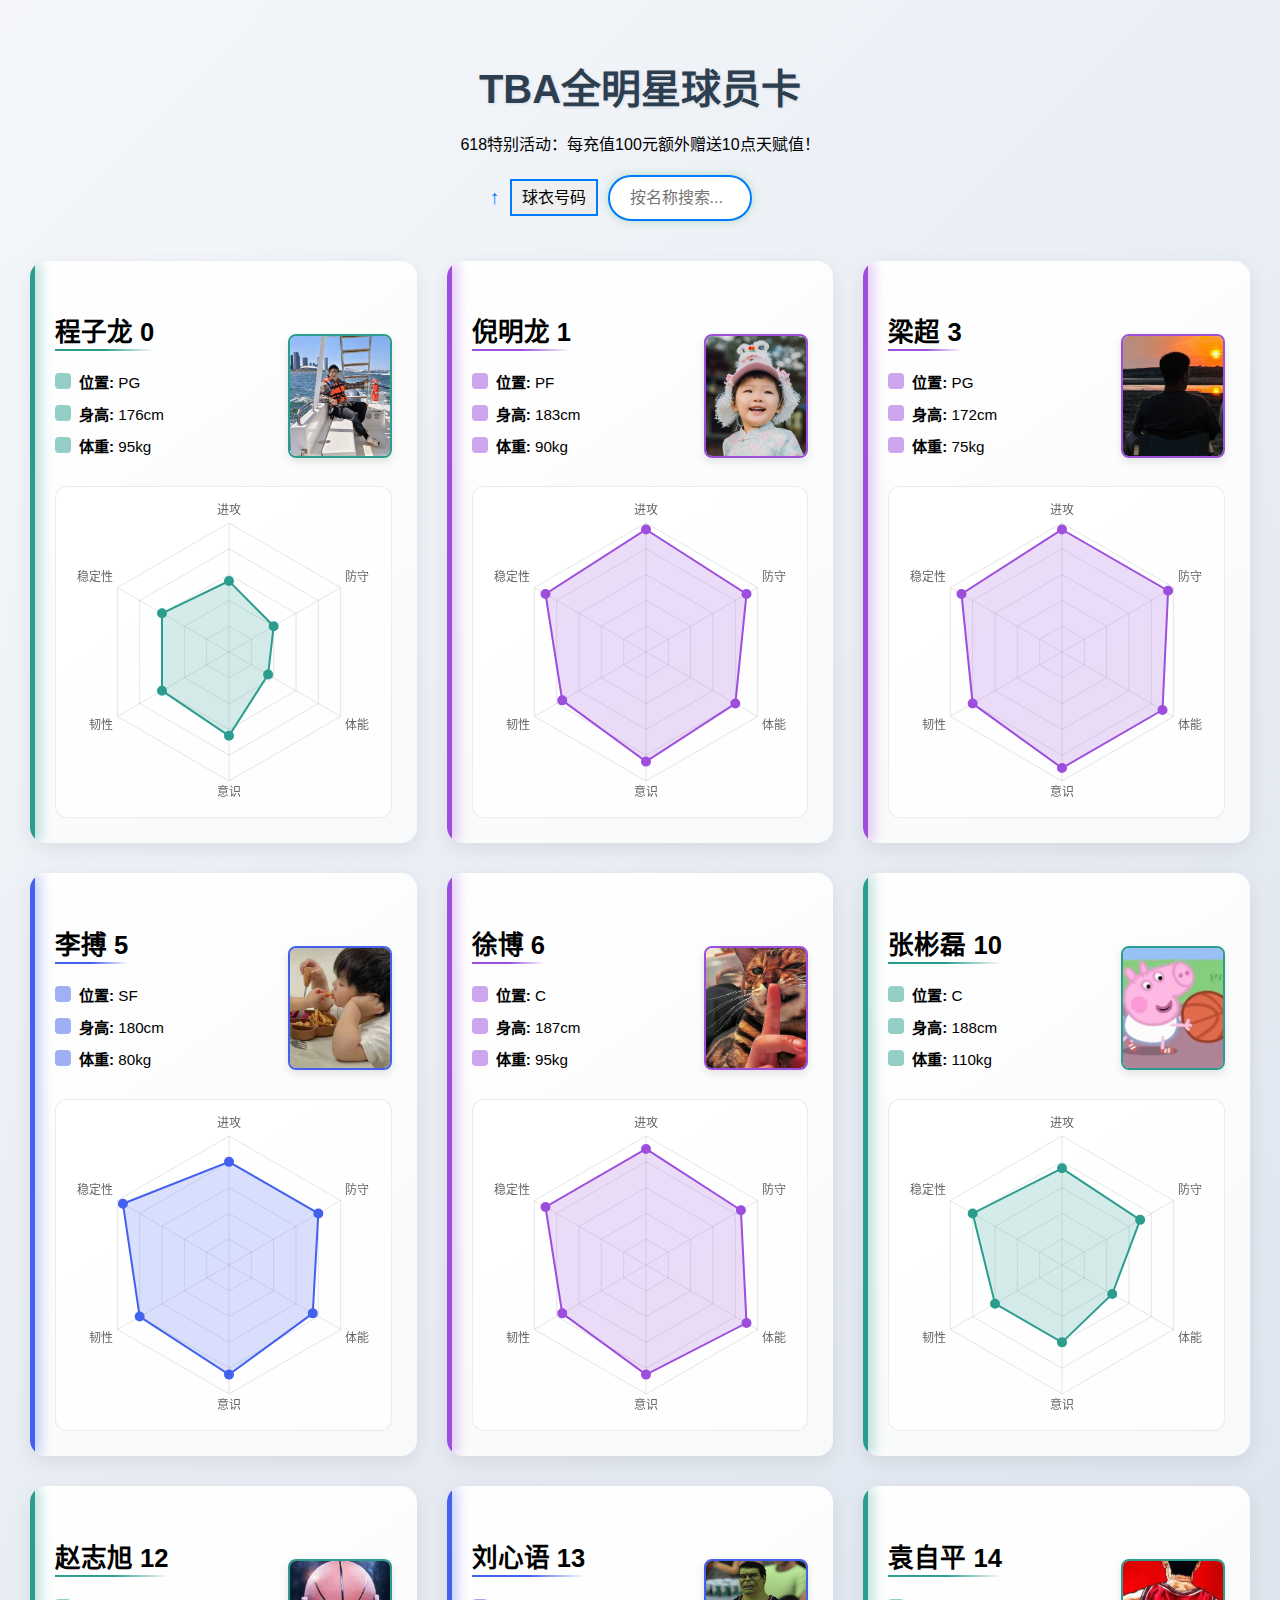
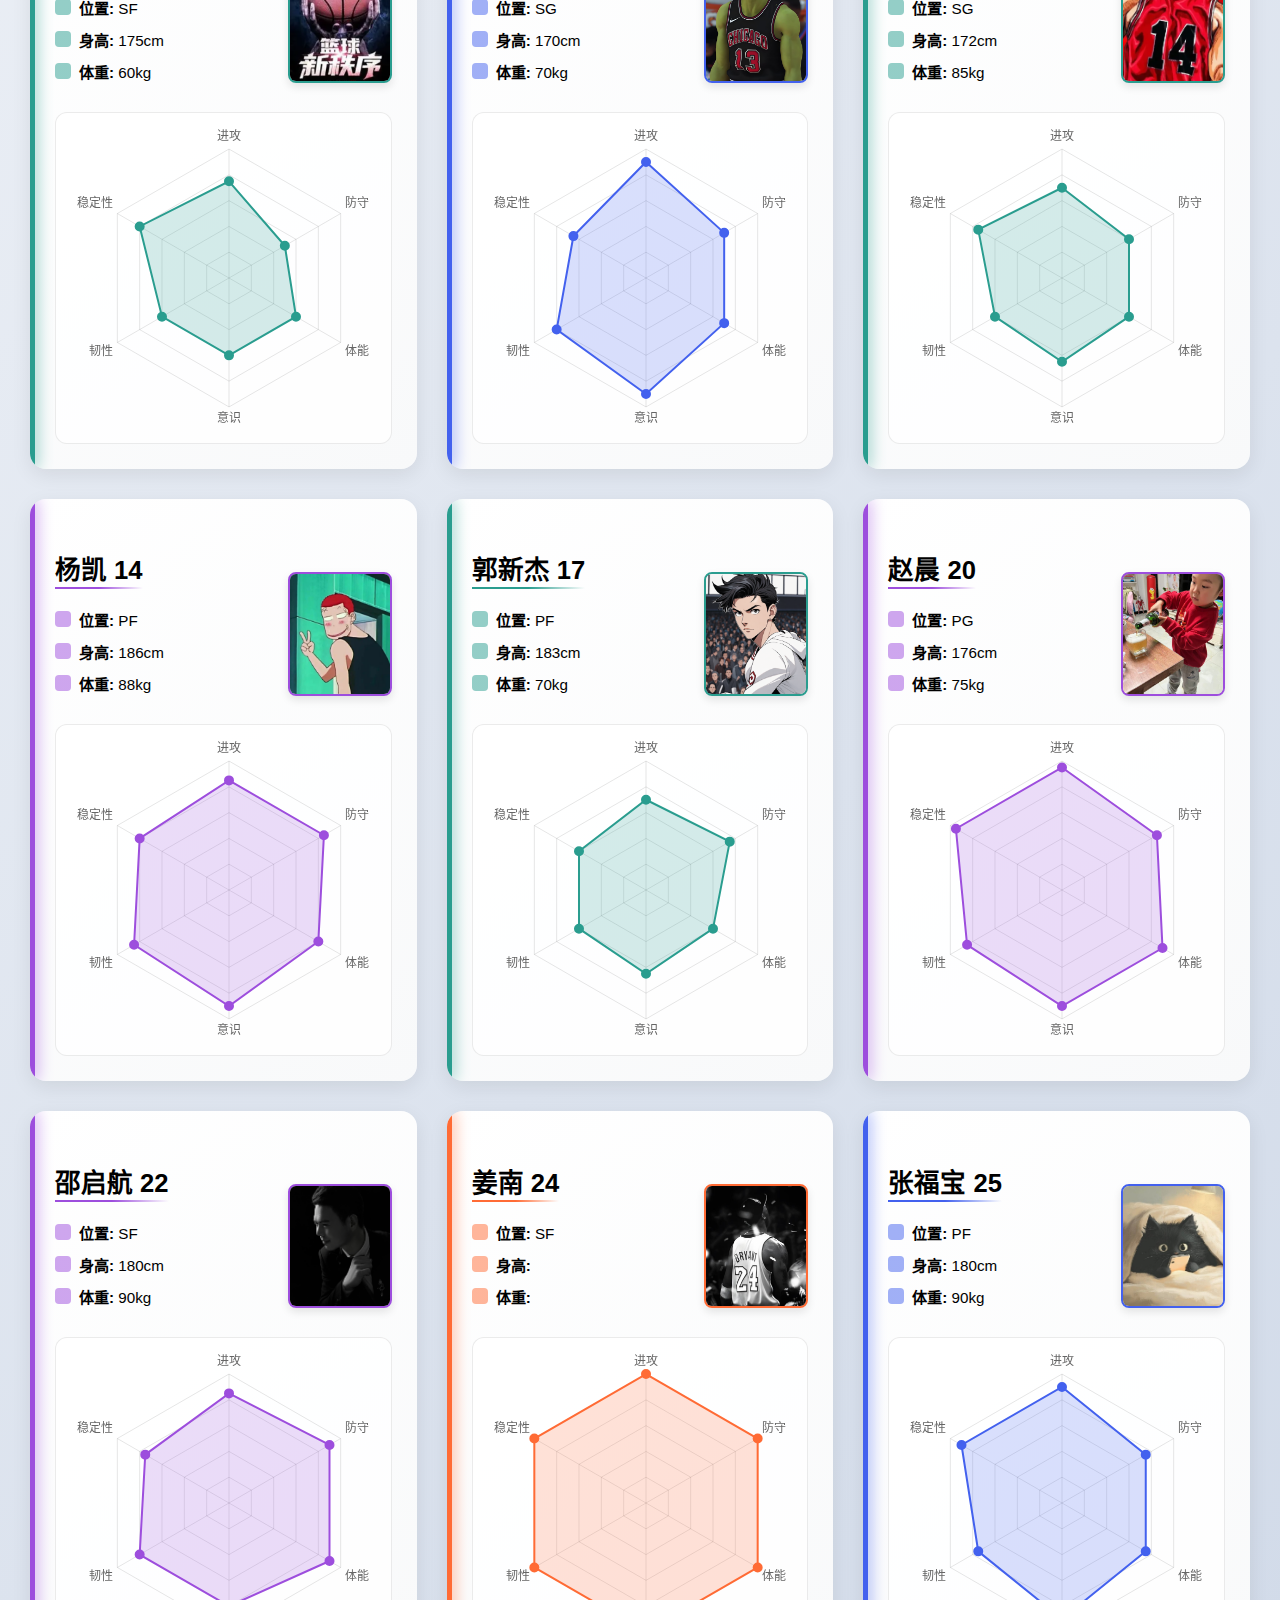
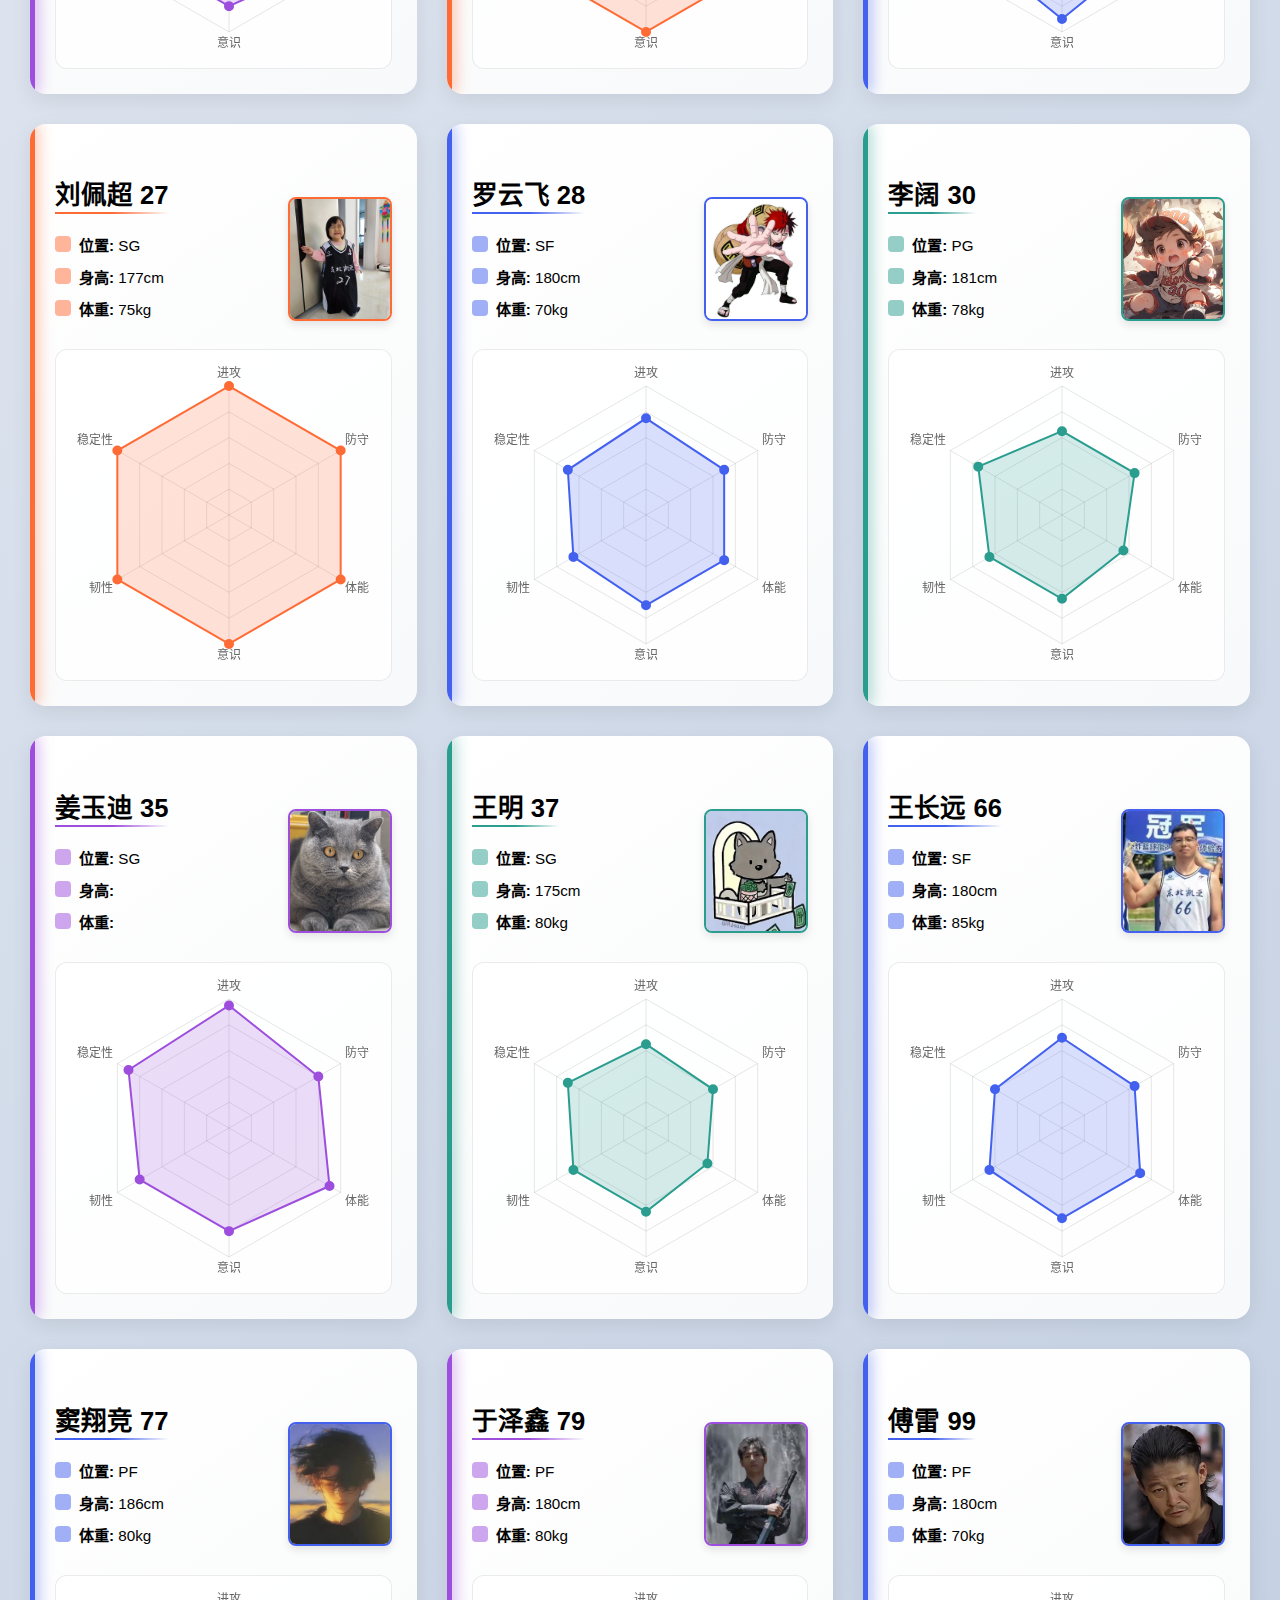
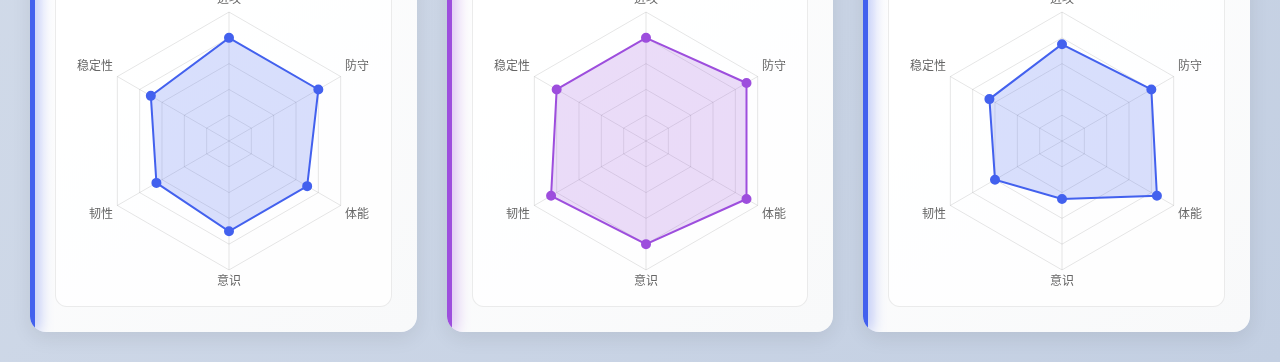
<file: index.html>
<!DOCTYPE html>
<html lang="zh-CN">
<head>
    <meta charset="UTF-8">
    <meta name="viewport" content="width=device-width, initial-scale=1.0">
    <title>凯亚全明星</title>
    <link rel="stylesheet" href="css/style.css">
    <script src="js/chart.js"></script>
    <script src="js/script.js"></script>
    <script src="https://cdn.polyfill.io/v3/polyfill.min.js"></script>
</head>
<body>
<div class="container">
    <div class="header">
        <h1>TBA全明星球员卡</h1>
        <p>618特别活动：每充值100元额外赠送10点天赋值！</p>
        <div class="search-box">
            <div class="search-controls">
                <div id="sortDirection" class="sort-direction">
                    ↑
                </div>
                <div class="sort-controls">
                    <select id="sortBy" class="sort-select">
                        <option value="number">球衣号码</option>
                        <option value="name">球员姓名</option>
                        <option value="total">总能力值</option>
                    </select>
                </div>
                <input type="text" id="searchInput" class="search-input" placeholder="按名称搜索..." autocomplete="off">
            </div>
        </div>
    </div>
    <div class="player-list" id="playerList">
        <div class="loading">加载球员数据中...</div>
    </div>
</div>
</body>
</html>
</file>
<file: css/style.css>
:root {
	--primary-color: #3498db;
	--secondary-color: #2ecc71;
	--dark-color: #2c3e50;
	--light-color: #ecf0f1;
	--shadow: 0 4px 6px rgba(0,0,0,0.1);
	--transition: all 0.3s ease;
	--shadow: 0 4px 6px rgba(0, 0, 0, 0.1);
	--hover-shadow: 0 6px 8px rgba(0, 0, 0, 0.15);
}

body {
	font-family: 'Roboto', sans-serif;
	margin: 0;
	padding: 0;
	background: linear-gradient(135deg, #f5f7fa 0%, #c3cfe2 100%);
	min-height: 100vh;
}

.container {
	max-width: 1400px;
	margin: 0 auto;
	padding: 30px;
}

.header {
	text-align: center;
	margin-bottom: 40px;
	animation: fadeIn 1s ease;
}

.header h1 {
	color: var(--dark-color);
	font-size: 2.5rem;
	margin-bottom: 10px;
	text-shadow: 1px 1px 3px rgba(0,0,0,0.1);
}

.player-list {
	display: grid;
	grid-template-columns: repeat(auto-fill, minmax(320px, 1fr));
	gap: 30px;
}

.player-card {
	background: linear-gradient(145deg, #ffffff 0%, #f8f9fa 100%);
	border-radius: 16px;
	padding: 25px;
	box-shadow: 0 6px 20px rgba(0,0,0,0.08);
	transition: all 0.3s cubic-bezier(0.4, 0, 0.2, 1);
	position: relative;
	overflow: hidden;
}

/* 动态光效边框 */
.player-card::before {
	content: '';
	position: absolute;
	left: 0;
	top: 0;
	width: 5px;
	height: 100%;
	background: linear-gradient(
		180deg,
		var(--primary-color) 100%,rgba(255,255,255,0.8) 100%
	);
	filter: drop-shadow(0 0 8px var(--primary-color));
}

/* 卡片悬浮效果 */
.player-card:hover {
	transform: translateY(-5px) scale(1.02);
	box-shadow: 0 12px 30px rgba(0,0,0,0.15),
				0 0 20px -5px var(--primary-color);
}

/* 卡片颜色分级 */
.player-card[data-tier="orange"] { --primary-color: #ff6b35; } /* 总能力≥580 */
.player-card[data-tier="purple"] { --primary-color: #9d4edd; } /* 总能力≥500 */
.player-card[data-tier="blue"]   { --primary-color: #4361ee; } /* 总能力≥400 */
.player-card[data-tier="green"]  { --primary-color: #2a9d8f; } /* 总能力<400 */

/* 球员名字特效 */
.player-info h3 {
	font-size: 1.6rem;
	margin-bottom: 12px;
	position: relative;
	display: inline-block;
}

.player-info h3::after {
	content: '';
	position: absolute;
	bottom: -3px;
	left: 0;
	width: 100%;
	height: 2px;
	background: linear-gradient(90deg, var(--primary-color) 50%, transparent 100%);
}

/* 数据标签美化 */
.player-info p {
	margin: 10px 0;
	padding-left: 24px;
	position: relative;
	font-size: 0.95rem;
}

.player-info p::before {
	content: '';
	position: absolute;
	left: 0;
	top: 50%;
	transform: translateY(-50%);
	width: 16px;
	height: 16px;
	background: var(--primary-color);
	border-radius: 4px;
	opacity: 0.5;
}

/* 雷达图容器增强 */
.radar-chart-container {
	margin-top: 20px;
	padding: 15px;
	background: rgba(255,255,255,0.8);
	border-radius: 12px;
	border: 1px solid rgba(0,0,0,0.08);
}

.loading {
	text-align: center;
	padding: 50px;
	color: var(--dark-color);
	font-size: 1.2rem;
}

@keyframes fadeIn {
	from { opacity: 0; transform: translateY(20px); }
	to { opacity: 1; transform: translateY(0); }
}

@media (max-width: 768px) {
	.container {
		padding: 15px;
	}

	.player-list {
		grid-template-columns: 1fr;
	}
}

.search-box {
	margin: 20px auto;
	max-width: 300px;
	display: flex;
	flex-direction: column;
	align-items: center;
}

.search-controls {
	display: flex;
	align-items: center;
	gap: 10px;
	width: 100%;
}

.search-input {
	width: calc(100% - 200px);
	padding: 12px 20px;
	border: 2px solid var(--primary-color);
	border-radius: 30px;
	font-size: 1rem;
	transition: var(--transition);
	box-shadow: var(--shadow);
}

.search-input:focus {
	outline: none;
	border-color: var(--secondary-color);
	box-shadow: 0 0 8px rgba(46, 204, 113, 0.3);
}

.sort-controls {
	display: flex;
	align-items: center;
	gap: 10px;
}

.sort-select {
	position: relative;
	width: auto; /* 根据内容自动调整宽度 */
	padding: 8px 10px; /* 增加内边距 */
	border: 2px solid var(--primary-color); /* 使用主色调作为边框颜色 */
	font-size: 1rem; /* 字体大小与搜索框一致 */
	cursor: pointer;
	appearance: none; /* 移除默认样式 */
	background-repeat: no-repeat;
	background-position: right 10px center; /* 箭头位置调整 */
	background-size: 12px 12px; /* 箭头大小调整 */
}

/* 隐藏默认的下拉箭头（针对现代浏览器） */
.sort-select::-ms-expand {
	display: none; /* 针对IE和Edge */
}

.sort-direction {
	color: #007bff;
	font-size: 1.2rem; /* 字体大小稍大，易于点击 */
	cursor: pointer;
	display: flex;
	align-items: center;
	justify-content: center;
	transition: transform 0.2s ease, background-color 0.2s ease;
}

.sort-direction:hover {
	transform: scale(1.1); /* 悬停时放大按钮 */
}

/* 确保搜索框与排序组件在视觉上协调 */
.search-input {
	/* ... 保留原有样式 ... */
	border-radius: 25px; /* 与排序组件圆角一致 */
	/* 确保焦点样式与排序按钮悬停颜色协调 */
	box-shadow: 0 0 8px rgba(var(--rgb-secondary-color), 0.3); /* 使用次色调的RGBA值 */
}

:root {
	--primary-color: #007bff; /* 示例主色调 */
	--secondary-color: #28a745; /* 示例次色调，与搜索框焦点颜色相匹配 */
	--rgb-secondary-color: 40, 167, 69; /* 次色调的RGB值，用于box-shadow */
}

/* 新增球员照片样式 */
.player-header {
	display: flex;
	justify-content: space-between;
	align-items: flex-start;
	margin-bottom: 15px;
}

.player-photo {
	width: 100px;
	height: 120px;
	margin-top: 48px;
	border-radius: 8px;
	background: linear-gradient(145deg, #e0e0e0, #f5f5f5);
	border: 2px solid var(--primary-color);
	box-shadow: 0 4px 8px rgba(0, 0, 0, 0.1);
	overflow: hidden;
	display: flex;
	align-items: center;
	justify-content: center;
	position: relative;
}

.player-photo::before {
	color: rgba(0, 0, 0, 0.3);
	font-size: 14px;
	font-weight: 500;
	text-align: center;
	position: absolute;
	padding: 0 10px;
}

.player-photo img {
	width: 100%;
	height: 100%;
	object-fit: cover;
}

@media (max-width: 480px) {
	.player-photo {
		width: 80px;
		height: 100px;
	}
}
</file>
